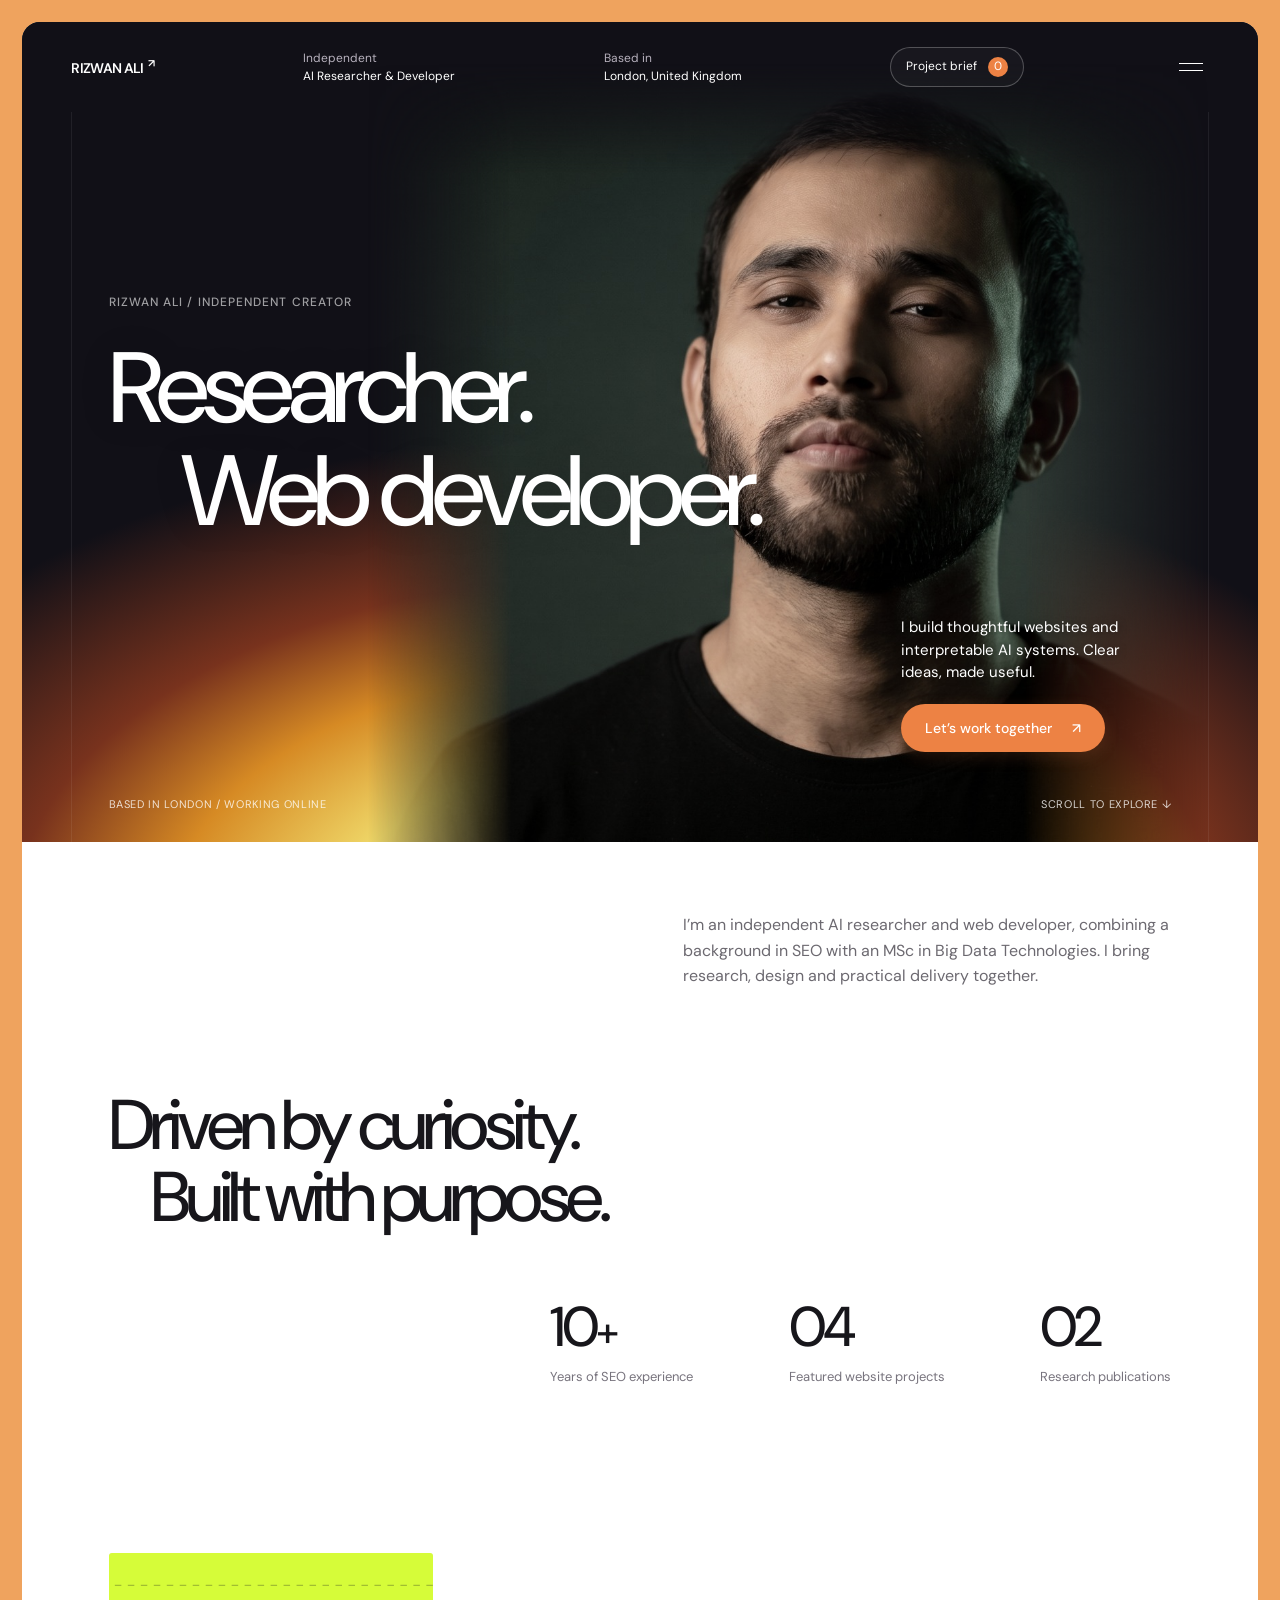
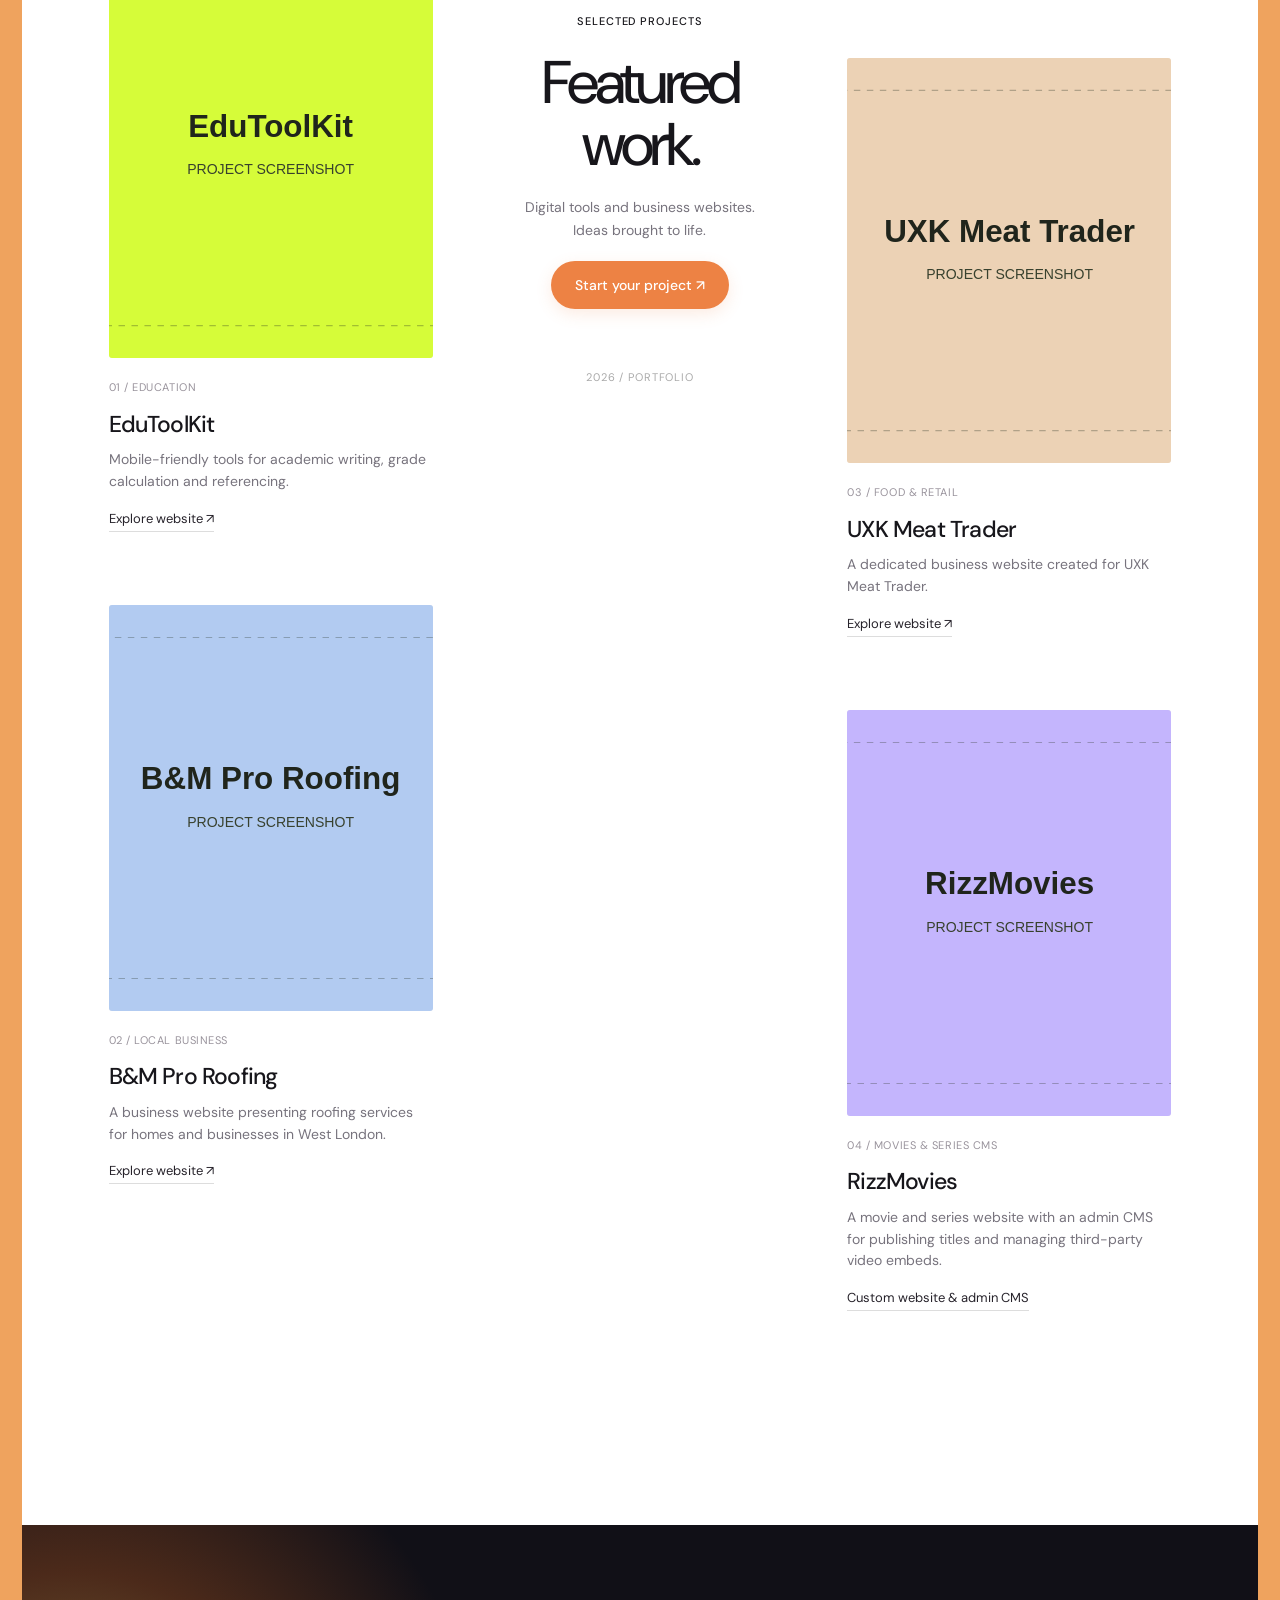
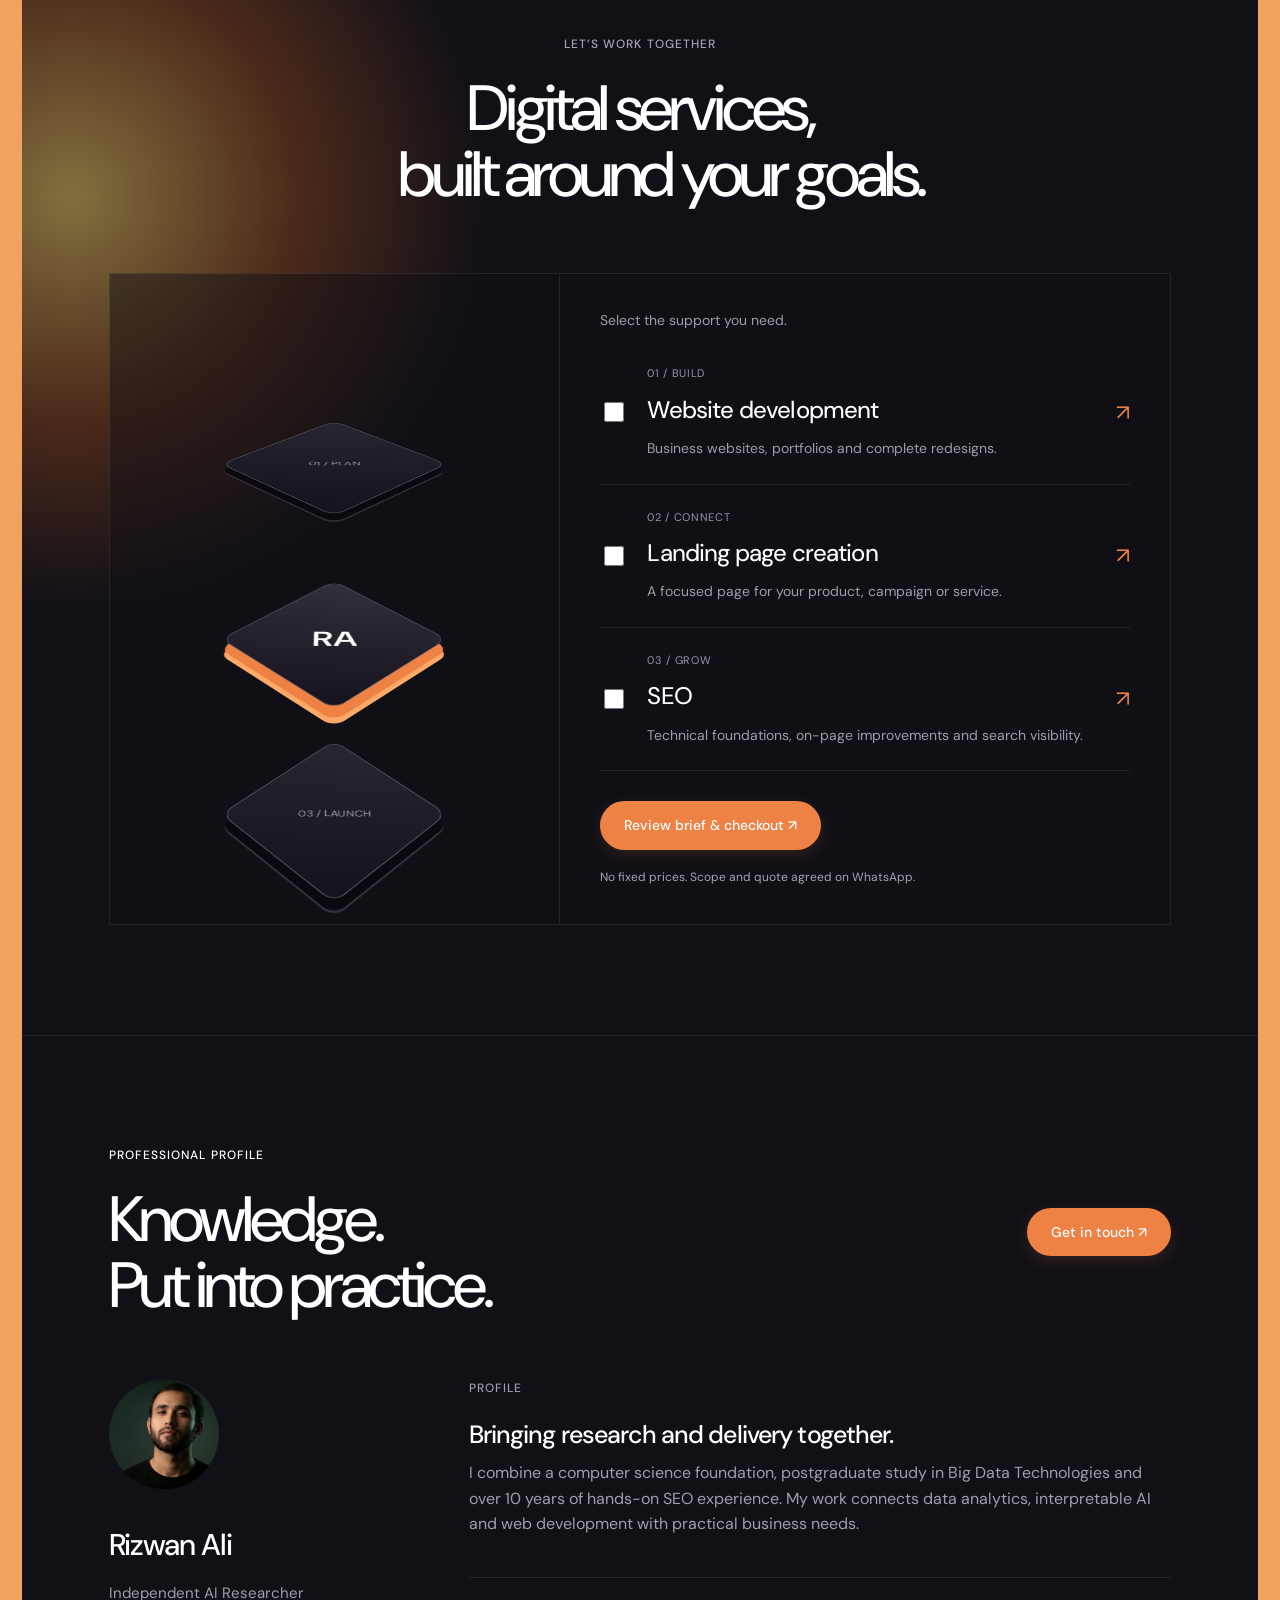
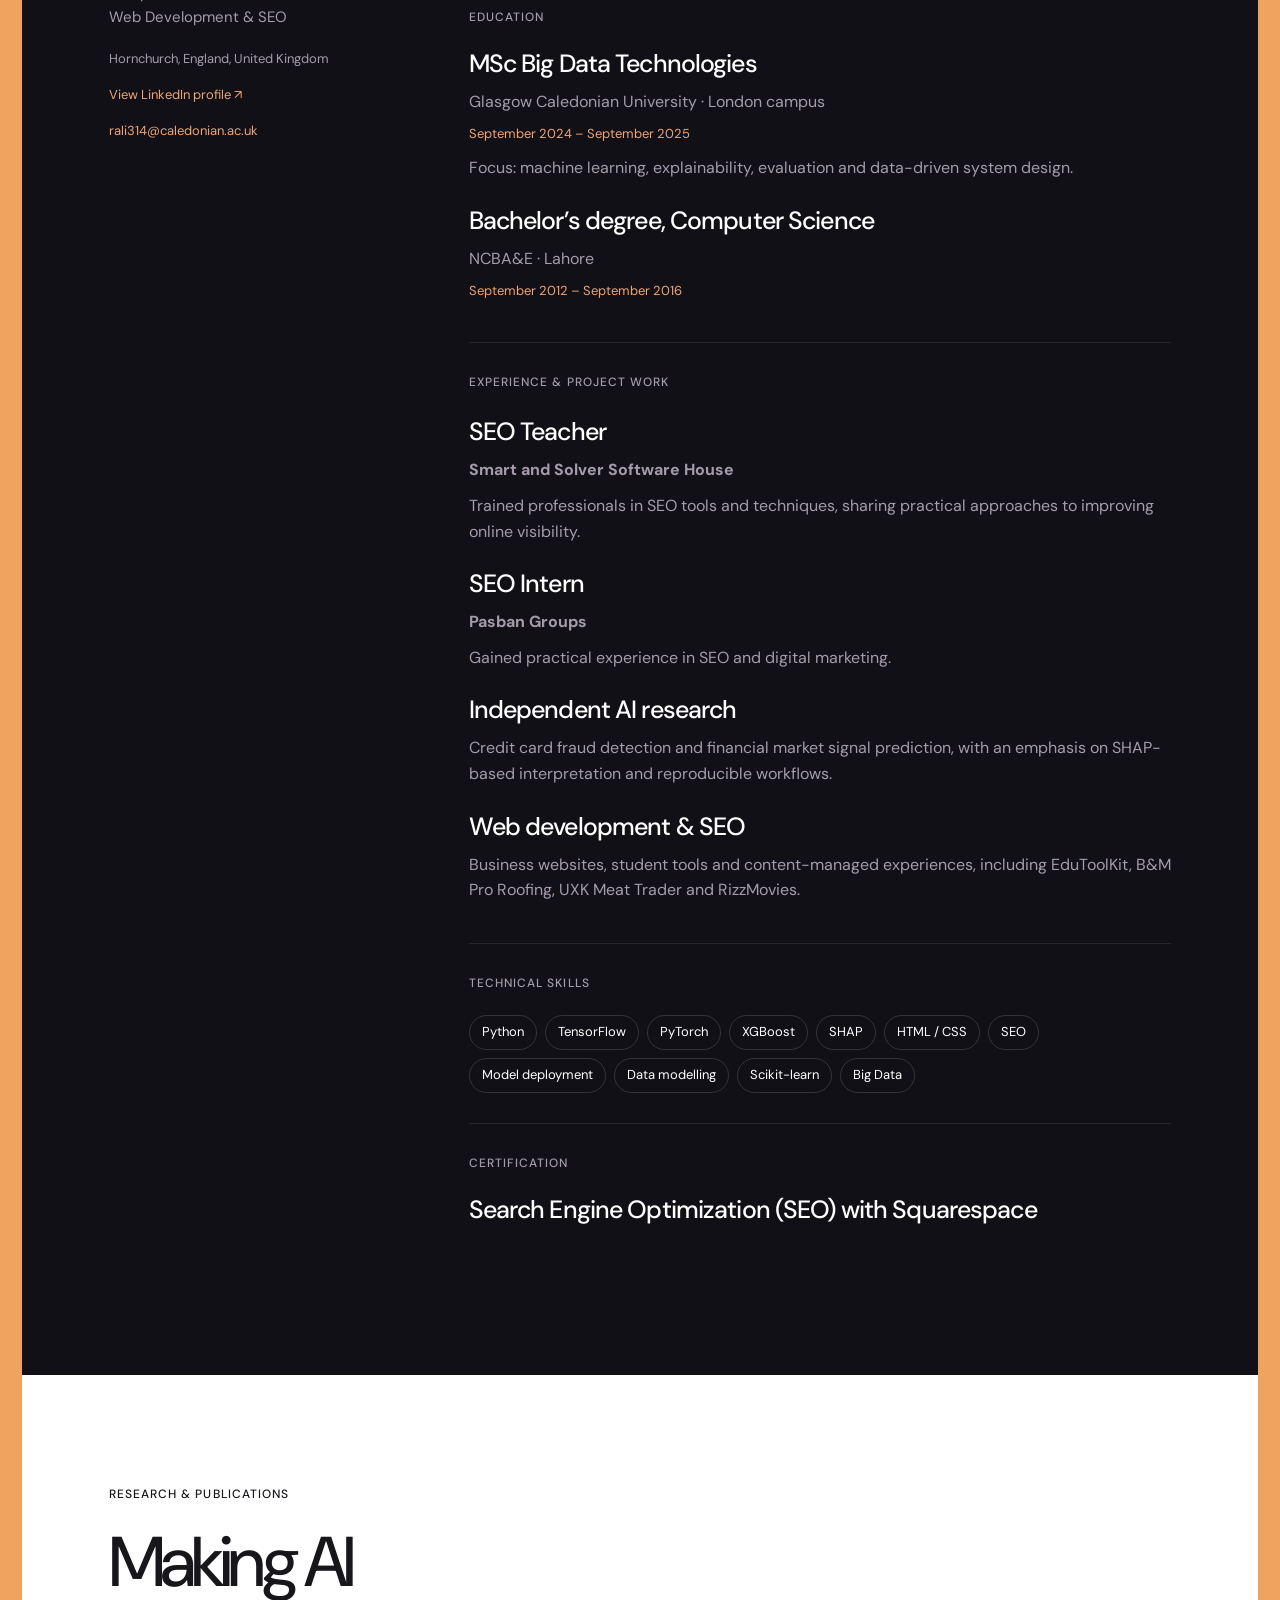
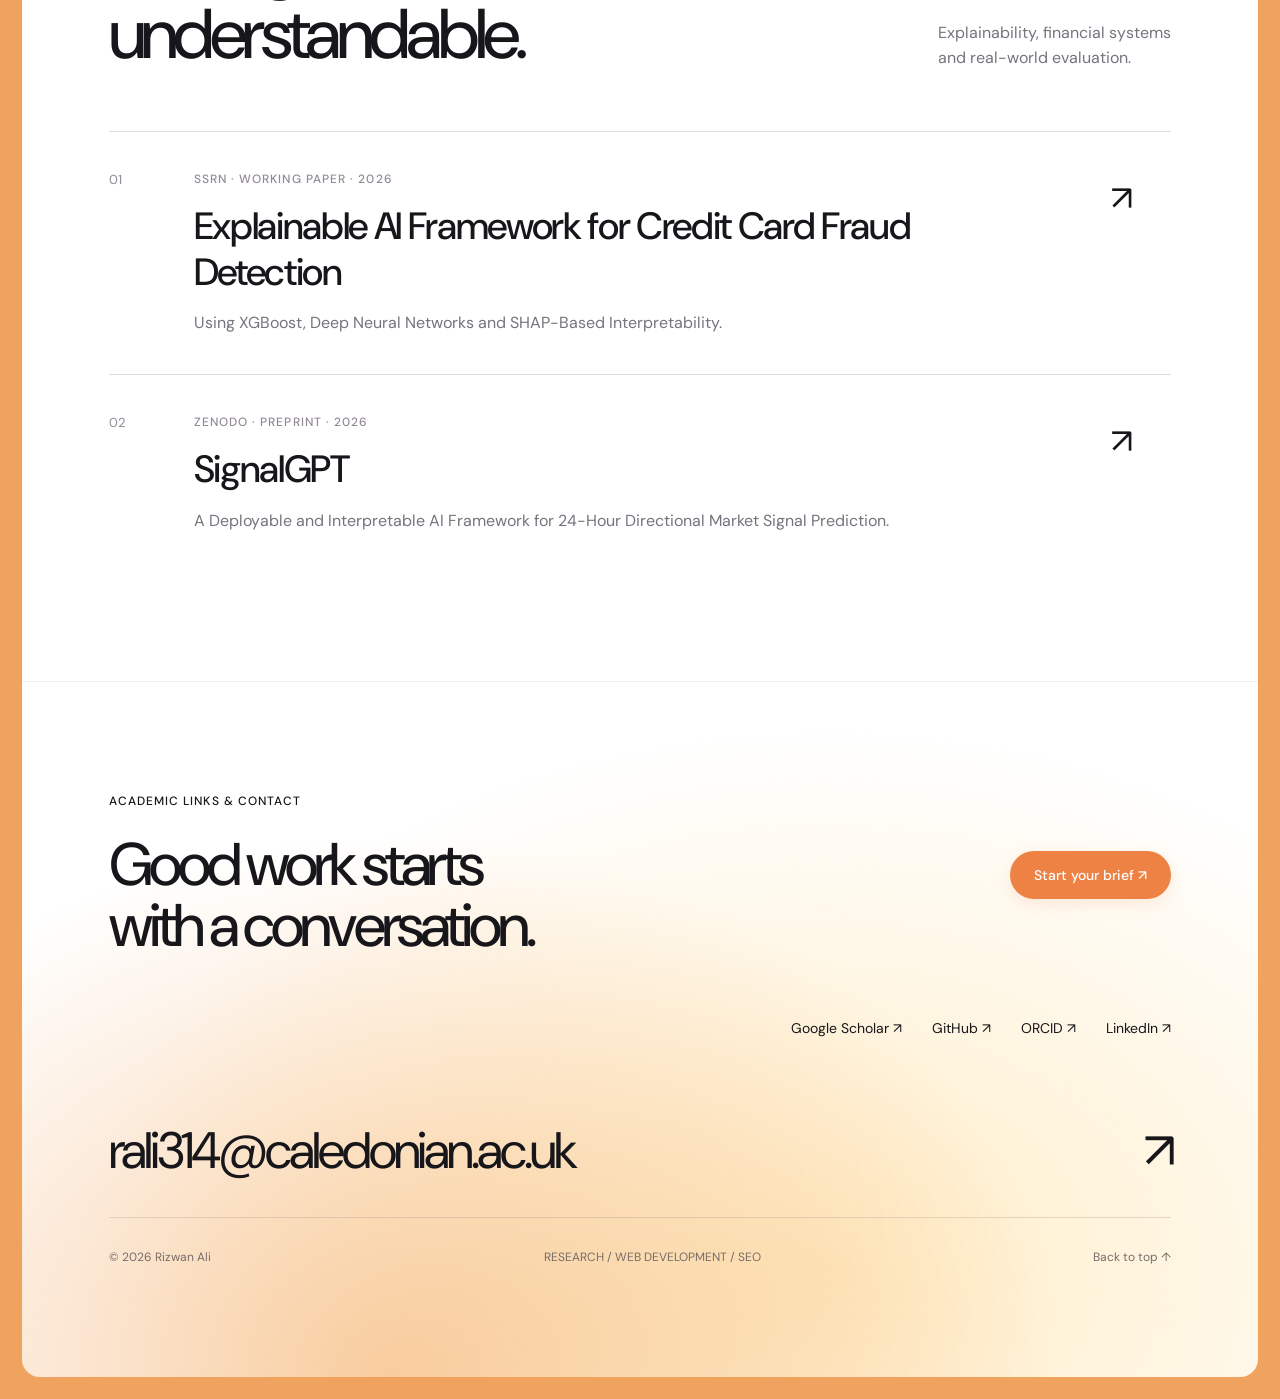
<file: index.html>
<!doctype html><html lang="en-GB"><head><meta charset="utf-8"><meta name="viewport" content="width=device-width, initial-scale=1"><meta name="theme-color" content="#111017"><meta name="description" content="Rizwan Ali — independent AI researcher, web developer and SEO consultant. Explore projects, publications and start your project on WhatsApp."><title>Rizwan Ali — Research & Digital Craft</title><link rel="canonical" href="https://rizwanali.uk/"><link rel="icon" type="image/svg+xml" href="assets/favicon.svg"><link rel="stylesheet" href="ember.5f0bc99869.css"><script src="ember.ec1955c23c.js" defer></script></head><body><a class="skip" href="#main">Skip to content</a><div class="site-shell"><header class="nav"><a class="brand" href="#home">RIZWAN ALI<span>↗</span></a><div class="nav-meta"><span>Independent</span><strong>AI Researcher & Developer</strong></div><div class="nav-meta"><span>Based in</span><strong>London, United Kingdom</strong></div><button class="cart-toggle" data-open-cart>Project brief <span data-count>0</span></button><button class="menu-toggle" aria-controls="main-menu" aria-expanded="false" aria-label="Open navigation"><span></span><span></span></button><nav id="main-menu" aria-label="Main navigation"><a href="#about">About</a><a href="#work">Work</a><a href="#services">Services</a><a href="#resume">Résumé</a><a href="#research">Publications</a><a href="#academic">Academic links</a></nav></header><main id="main"><section class="hero" id="home"><div class="hero-glow" aria-hidden="true"></div><div class="hero-portrait"><img src="assets/portrait.jpeg" alt="Rizwan Ali" width="2048" height="1143" fetchpriority="high"></div><div class="hero-heading"><span class="eyebrow">RIZWAN ALI / INDEPENDENT CREATOR</span><h1><span>Researcher.</span><span>Web developer.</span></h1></div><div class="hero-summary"><p>I build thoughtful websites and interpretable AI systems. Clear ideas, made useful.</p><a class="pill" href="#services">Let’s work together <span>↗</span></a></div><span class="hero-bottom">BASED IN LONDON / WORKING ONLINE</span><a class="scroll" href="#about">SCROLL TO EXPLORE ↓</a></section><section class="intro section" id="about"><p class="intro-summary reveal">I’m an independent AI researcher and web developer, combining a background in SEO with an MSc in Big Data Technologies. I bring research, design and practical delivery together.</p><h2 class="split-heading"><span class="reveal slide-left">Driven by curiosity.</span><span class="reveal slide-right">Built with purpose.</span></h2><div class="stats"><div class="reveal"><strong>10<span>+</span></strong><p>Years of SEO experience</p></div><div class="reveal"><strong>04</strong><p>Featured website projects</p></div><div class="reveal"><strong>02</strong><p>Research publications</p></div></div></section><section class="work section" id="work"><div class="work-grid"><div class="project-column"><article class="project-card reveal" data-rise="0"><div class="project-visual edu"><img src="assets/edutoolkit-placeholder.svg" alt="EduToolKit — screenshot placeholder" width="1200" height="750" loading="lazy"></div><div class="project-copy"><span>01 / EDUCATION</span><h3>EduToolKit</h3><p>Mobile-friendly tools for academic writing, grade calculation and referencing.</p><a href="https://edutoolkit.online" target="_blank" rel="noopener noreferrer">Explore website ↗</a></div></article><article class="project-card reveal" data-rise="1"><div class="project-visual roof"><img src="assets/bm-roofing-placeholder.svg" alt="B&amp;M Pro Roofing — screenshot placeholder" width="1200" height="750" loading="lazy"></div><div class="project-copy"><span>02 / LOCAL BUSINESS</span><h3>B&M Pro Roofing</h3><p>A business website presenting roofing services for homes and businesses in West London.</p><a href="https://bmroofingwestlondon.co.uk" target="_blank" rel="noopener noreferrer">Explore website ↗</a></div></article></div><div class="work-heading"><span class="eyebrow">SELECTED PROJECTS</span><h2>Featured<br>work.</h2><p>Digital tools and business websites.<br>Ideas brought to life.</p><a class="pill" href="#services">Start your project ↗</a><span class="work-count">2026 / PORTFOLIO</span></div><div class="project-column right-column"><article class="project-card reveal" data-rise="0"><div class="project-visual meat"><img src="assets/uxk-meat-trader-placeholder.svg" alt="UXK Meat Trader — screenshot placeholder" width="1200" height="750" loading="lazy"></div><div class="project-copy"><span>03 / FOOD & RETAIL</span><h3>UXK Meat Trader</h3><p>A dedicated business website created for UXK Meat Trader.</p><a href="https://uxkmeattrader.com/" target="_blank" rel="noopener noreferrer">Explore website ↗</a></div></article><article class="project-card reveal" data-rise="1"><div class="project-visual"><img src="assets/rizzmovies-placeholder.svg" alt="RizzMovies — screenshot placeholder" width="1200" height="750" loading="lazy"></div><div class="project-copy"><span>04 / MOVIES & SERIES CMS</span><h3>RizzMovies</h3><p>A movie and series website with an admin CMS for publishing titles and managing third-party video embeds.</p><span class="project-status">Custom website & admin CMS</span></div></article></div></div></section><section class="services section" id="services"><div class="side-glow" aria-hidden="true"></div><span class="eyebrow">LET’S WORK TOGETHER</span><h2 class="split-heading"><span class="reveal slide-left">Digital services,</span><span class="reveal slide-right">built around your goals.</span></h2><article class="service-bundle"><div class="service-stack" aria-hidden="true"><div class="stack-plate plate-top"><span>01 / PLAN</span></div><div class="stack-plate plate-middle"><span>RA</span></div><div class="stack-plate plate-bottom"><span>03 / LAUNCH</span></div></div><div class="bundle-options"><p>Select the support you need.</p><label class="service-option"><input type="checkbox" data-service-choice="Web Development"><span><small>01 / BUILD</small><strong>Website development</strong><em>Business websites, portfolios and complete redesigns.</em></span><span aria-hidden="true">↗</span></label><label class="service-option"><input type="checkbox" data-service-choice="Landing Page"><span><small>02 / CONNECT</small><strong>Landing page creation</strong><em>A focused page for your product, campaign or service.</em></span><span aria-hidden="true">↗</span></label><label class="service-option"><input type="checkbox" data-service-choice="SEO"><span><small>03 / GROW</small><strong>SEO</strong><em>Technical foundations, on-page improvements and search visibility.</em></span><span aria-hidden="true">↗</span></label><div class="bundle-checkout"><button class="pill" data-open-cart>Review brief & checkout ↗</button><p>No fixed prices. Scope and quote agreed on WhatsApp.</p></div></div></article></section><section class="resume section" id="resume"><div class="section-head"><div><span class="eyebrow">PROFESSIONAL PROFILE</span><h2>Knowledge.<br>Put into practice.</h2></div><a class="pill lime" href="mailto:rali314@caledonian.ac.uk">Get in touch ↗</a></div><div class="resume-layout"><aside class="resume-profile"><img src="assets/portrait.jpeg" alt="Rizwan Ali" width="160" height="160" loading="lazy"><h3>Rizwan Ali</h3><p>Independent AI Researcher<br>Web Development & SEO</p><span>Hornchurch, England, United Kingdom</span><a class="linkedin-link" href="https://www.linkedin.com/in/rizwan-ali-556b61345/" target="_blank" rel="noopener noreferrer">View LinkedIn profile ↗</a><a href="mailto:rali314@caledonian.ac.uk">rali314@caledonian.ac.uk</a></aside><div class="resume-details"><article><span class="eyebrow">PROFILE</span><h3>Bringing research and delivery together.</h3><p>I combine a computer science foundation, postgraduate study in Big Data Technologies and over 10 years of hands-on SEO experience. My work connects data analytics, interpretable AI and web development with practical business needs.</p></article><article><span class="eyebrow">EDUCATION</span><h3>MSc Big Data Technologies</h3><p>Glasgow Caledonian University · London campus</p><p class="resume-date">September 2024 – September 2025</p><p>Focus: machine learning, explainability, evaluation and data-driven system design.</p><div class="resume-entry"><h3>Bachelor’s degree, Computer Science</h3><p>NCBA&E · Lahore</p><p class="resume-date">September 2012 – September 2016</p></div></article><article><span class="eyebrow">EXPERIENCE & PROJECT WORK</span><div class="resume-entry"><h3>SEO Teacher</h3><p><strong>Smart and Solver Software House</strong></p><p>Trained professionals in SEO tools and techniques, sharing practical approaches to improving online visibility.</p></div><div class="resume-entry"><h3>SEO Intern</h3><p><strong>Pasban Groups</strong></p><p>Gained practical experience in SEO and digital marketing.</p></div><div class="resume-entry"><h3>Independent AI research</h3><p>Credit card fraud detection and financial market signal prediction, with an emphasis on SHAP-based interpretation and reproducible workflows.</p></div><div class="resume-entry"><h3>Web development & SEO</h3><p>Business websites, student tools and content-managed experiences, including EduToolKit, B&M Pro Roofing, UXK Meat Trader and RizzMovies.</p></div></article><article><span class="eyebrow">TECHNICAL SKILLS</span><div class="skills"><span>Python</span><span>TensorFlow</span><span>PyTorch</span><span>XGBoost</span><span>SHAP</span><span>HTML / CSS</span><span>SEO</span><span>Model deployment</span><span>Data modelling</span><span>Scikit-learn</span><span>Big Data</span></div></article><article><span class="eyebrow">CERTIFICATION</span><h3>Search Engine Optimization (SEO) with Squarespace</h3></article></div></div></section><section class="research section" id="research"><div class="section-head"><div><span class="eyebrow">RESEARCH & PUBLICATIONS</span><h2 class="reveal">Making AI<br>understandable.</h2></div><p>Explainability, financial systems<br>and real-world evaluation.</p></div><a class="paper reveal" href="https://doi.org/10.2139/ssrn.6011735" target="_blank" rel="noopener noreferrer"><span class="paper-number">01</span><div><span class="eyebrow">SSRN · WORKING PAPER · 2026</span><h3>Explainable AI Framework for Credit Card Fraud Detection</h3><p>Using XGBoost, Deep Neural Networks and SHAP-Based Interpretability.</p></div><span class="paper-arrow">↗</span></a><a class="paper reveal" href="https://doi.org/10.5281/zenodo.18226653" target="_blank" rel="noopener noreferrer"><span class="paper-number">02</span><div><span class="eyebrow">ZENODO · PREPRINT · 2026</span><h3>SignalGPT</h3><p>A Deployable and Interpretable AI Framework for 24-Hour Directional Market Signal Prediction.</p></div><span class="paper-arrow">↗</span></a></section><footer class="section" id="academic"><div class="footer-glow" aria-hidden="true"></div><div class="footer-top"><div><span class="eyebrow">ACADEMIC LINKS & CONTACT</span><h2>Good work starts<br>with a conversation.</h2></div><a class="pill" href="#services">Start your brief ↗</a></div><div class="footer-links"><a href="https://scholar.google.com/citations?user=clbesqkAAAAJ" target="_blank" rel="noopener noreferrer">Google Scholar ↗</a><a href="https://github.com/djrizzz88" target="_blank" rel="noopener noreferrer">GitHub ↗</a><a href="https://orcid.org/0009-0007-2602-3349" target="_blank" rel="noopener noreferrer">ORCID ↗</a><a href="https://www.linkedin.com/in/rizwan-ali-556b61345/" target="_blank" rel="noopener noreferrer">LinkedIn ↗</a></div><a class="footer-email" href="mailto:rali314@caledonian.ac.uk">rali314@caledonian.ac.uk <span>↗</span></a><div class="footer-bottom"><span>© <span id="year">2026</span> Rizwan Ali</span><span>RESEARCH / WEB DEVELOPMENT / SEO</span><a href="#home">Back to top ↑</a></div></footer></main></div><dialog id="cart-dialog" aria-labelledby="cart-title"><div class="dialog-head"><span class="eyebrow">LET’S MAKE IT HAPPEN</span><button id="close-cart" aria-label="Close service cart">×</button></div><h2 id="cart-title">Your project brief<span>.</span></h2><div id="cart-items"></div><form id="checkout-form"><label for="client-name">Your name <span>(optional)</span></label><input id="client-name" name="name" maxlength="100" autocomplete="name" placeholder="How should I address you?"><label for="client-website">Website <span>(optional)</span></label><input id="client-website" name="website" maxlength="250" placeholder="Your current website, if you have one"><label for="client-brief">Tell me about your project <span>(optional)</span></label><textarea id="client-brief" name="brief" maxlength="1500" rows="4" placeholder="What would you like to achieve?"></textarea><button class="pill lime" id="checkout" type="submit">Checkout on WhatsApp <span>↗</span></button><p class="checkout-note">Opens WhatsApp with your selected services and brief. Review and send the message to request your order. No payment is taken here.</p></form></dialog><div id="toast" role="status" aria-live="polite"></div></body></html>
</file>
<file: ember.5f0bc99869.css>
@import url('https://fonts.googleapis.com/css2?family=DM+Sans:wght@400;450;500;550;600;700&display=swap');
:root{--ink:#17161b;--paper:#fff;--night:#111017;--orange:#ed8244;--muted:#77737d;--line:#ffffff12}*{box-sizing:border-box}html{scroll-behavior:smooth;scroll-padding-top:100px}body{margin:0;background:#efa35e;color:var(--ink);font:16px/1.6 'DM Sans',Arial,sans-serif;padding:22px}button,input,textarea{font:inherit}button,a,input,textarea{-webkit-tap-highlight-color:transparent}a{color:inherit;text-decoration:none}button{cursor:pointer}h1,h2,h3,p{margin:0}h1,h2{font-weight:450;letter-spacing:-.065em;line-height:1.03}h2{font-size:clamp(42px,5.5vw,80px)}h3{font-weight:500;letter-spacing:-.035em}p{color:var(--muted)}button:focus-visible,a:focus-visible,input:focus-visible,textarea:focus-visible{outline:3px solid #e87837;outline-offset:5px}.site-shell{max-width:1800px;margin:auto;border-radius:18px;overflow:clip;background:#fff;position:relative}.skip{position:fixed;top:-100px;left:30px;z-index:100;background:#fff;padding:12px}.skip:focus{top:30px}.section{padding:110px 7%}.eyebrow{display:block;font-size:12px;font-weight:500;letter-spacing:.09em;text-transform:uppercase;margin-bottom:22px}.pill{display:inline-flex;gap:35px;align-items:center;justify-content:space-between;background:var(--orange);color:white;border:0;border-radius:40px;padding:13px 24px;font-size:14px;font-weight:500;box-shadow:0 5px 16px #ed824428;transition:transform .25s,box-shadow .25s}.pill:hover{transform:translateY(-3px);box-shadow:0 10px 30px #ed82444a}.nav{position:absolute;top:0;left:0;right:0;z-index:15;color:white;display:flex;align-items:center;justify-content:space-between;gap:25px;padding:25px 4%}.brand{font-size:14px;font-weight:600;letter-spacing:-.05em;white-space:nowrap}.brand span{font-size:11px;vertical-align:super;padding-left:5px}.nav-meta{display:grid;font-size:12px;line-height:1.5}.nav-meta span{color:#b7b1bd}.nav-meta strong{font-weight:400}.cart-toggle{border:1px solid #ffffff40;border-radius:30px;background:#ffffff08;padding:9px 15px;color:white;font-size:12px;white-space:nowrap}.cart-toggle [data-count]{background:var(--orange);border-radius:50%;display:inline-grid;place-items:center;width:20px;height:20px;margin-left:8px}.menu-toggle{width:36px;height:36px;display:grid;align-content:center;gap:6px;border:0;background:transparent;padding:6px}.menu-toggle span{height:1px;width:24px;background:white;transition:transform .25s}.menu-toggle[aria-expanded="true"] span:first-child{transform:translateY(3.5px) rotate(45deg)}.menu-toggle[aria-expanded="true"] span:last-child{transform:translateY(-3.5px) rotate(-45deg)}#main-menu{position:absolute;right:4%;top:80px;background:#1a1822;border:1px solid #ffffff20;padding:24px;border-radius:12px;min-width:260px;display:none;box-shadow:0 20px 60px #0005}#main-menu.open{display:grid}#main-menu a{font-size:22px;padding:9px 5px;letter-spacing:-.04em}#main-menu a:hover{color:var(--orange)}.hero{height:820px;min-height:680px;max-height:calc(100svh - 22px);position:relative;background:var(--night);color:white;isolation:isolate;overflow:hidden}.hero:after{content:'';position:absolute;inset:90px 4% 0;border-left:1px solid var(--line);border-right:1px solid var(--line);z-index:-1}.hero-glow{position:absolute;inset:0;z-index:-2;background:radial-gradient(ellipse 75% 65% at 48% 110%,#fff6b6 5%,#efd768 30%,#d68a24 48%,#78321d 65%,#111017 92%);animation:glow-in 1.8s both}.hero-portrait{position:absolute;left:28%;bottom:-1px;width:68%;height:95%;overflow:hidden;mask-image:linear-gradient(to right,transparent,#000 17%,#000 78%,transparent);animation:portrait-in 1.4s cubic-bezier(.22,1,.36,1) both}.hero-portrait img{width:100%;height:100%;object-fit:cover;object-position:66% center;mask-image:linear-gradient(to bottom,transparent 0%,#000 14%,#000 100%);filter:saturate(.65);mix-blend-mode:luminosity}.hero-heading{position:absolute;left:7%;top:33%;z-index:3;width:84%}.hero-heading .eyebrow{font-size:12px;color:#fff9;margin-bottom:25px;animation:headline-in 1.2s both}.hero h1{font-size:clamp(60px,7.8vw,123px);max-width:1100px;text-shadow:0 2px 35px #0002}.hero h1 span{display:block;animation:headline-in 1.3s cubic-bezier(.22,1,.36,1) both}.hero h1 span+span{margin-left:7%;animation-delay:.18s}.hero-summary{position:absolute;bottom:90px;right:7%;width:270px;z-index:4;animation:headline-in 1.4s .3s both}.hero-summary p{font-size:15px;line-height:1.5;color:#fff;max-width:260px;margin-bottom:20px;text-shadow:0 1px 10px #0007}.hero-summary .pill{gap:20px}.hero-bottom,.scroll{position:absolute;bottom:28px;font-size:11px;letter-spacing:.06em;color:#fffc}.hero-bottom{left:7%}.scroll{right:7%}@keyframes portrait-in{from{transform:translateY(130px);opacity:0}to{transform:none;opacity:1}}@keyframes headline-in{from{transform:translateX(-55px);opacity:0}to{transform:none;opacity:1}}@keyframes glow-in{from{opacity:.3}to{opacity:1}}
.intro{padding-top:70px;padding-bottom:100px}.intro-summary{margin-left:54%;max-width:490px;font-size:16px;color:#6c6970;margin-bottom:100px}.split-heading span{display:block}.split-heading span+span{margin-left:4%}.stats{display:flex;justify-content:flex-end;gap:9%;margin-top:65px}.stats strong{font-size:56px;font-weight:450;letter-spacing:-.06em;line-height:1}.stats strong span{font-size:.75em}.stats p{font-size:13px;margin-top:12px}.work{padding-top:35px;padding-bottom:155px}.work-grid{display:grid;grid-template-columns:1fr .95fr 1fr;gap:5%;align-items:start}.project-column{display:flex;flex-direction:column;gap:60px}.right-column{padding-top:180px}.work-heading{position:sticky;top:120px;text-align:center;padding-top:90px}.work-heading h2{font-size:clamp(40px,4.7vw,72px)}.work-heading p{font-size:14px;margin:20px 0;line-height:1.6}.work-heading .eyebrow{font-size:11px}.work-count{display:block;font-size:11px;letter-spacing:.08em;margin-top:60px;color:#aaa}.project-card{min-width:0}.project-visual{aspect-ratio:4/5;background:#f1f0ed;overflow:hidden;border-radius:3px}.project-visual img{height:100%;width:100%;object-fit:cover;transition:transform .8s cubic-bezier(.2,1,.3,1)}.project-card:hover .project-visual img{transform:scale(1.05)}.project-copy{padding:15px 0}.project-copy>span:first-child{font-size:11px;letter-spacing:.05em;color:#99939c}.project-copy h3{font-size:23px;margin:7px 0}.project-copy p{font-size:14px;line-height:1.55;margin-bottom:12px}.project-copy a,.project-status{font-size:13px;color:#27232b;border-bottom:1px solid #ddd;padding-bottom:4px}.services{background:var(--night);color:white;position:relative;overflow:hidden;isolation:isolate}.side-glow{position:absolute;top:-180px;left:-400px;width:900px;height:900px;background:radial-gradient(ellipse,#f2ce6580,#db69224a 35%,transparent 65%);z-index:-1;pointer-events:none}.services>.eyebrow{text-align:center;color:#aaa2b1}.services .split-heading{text-align:center;font-size:clamp(40px,5vw,72px);margin-bottom:65px}.service-bundle{display:grid;grid-template-columns:.85fr 1.15fr;border:1px solid #ffffff16;position:relative;background:#11101777}.service-stack{position:relative;min-height:650px;border-right:1px solid #ffffff16;perspective:1000px;overflow:hidden}.stack-plate{position:absolute;left:calc(50% - 80px);width:160px;height:160px;border:1px solid #5c5660;border-radius:14px;transform:rotateX(58deg) rotateZ(45deg);display:grid;place-items:center;background:linear-gradient(140deg,#282630,#14121b);box-shadow:10px 10px 0 #0a0910,12px 12px 0 #34313c;color:#a39ba8;animation:float-plate 6s ease-in-out infinite;will-change:translate}.stack-plate span{transform:rotate(-45deg);font-size:12px}.plate-top{top:110px}.plate-middle{top:285px;background:linear-gradient(140deg,#33303b,#16131e);box-shadow:12px 12px 0 #ed8244,18px 18px 0 #ffa968;animation-delay:-2s}.plate-middle span{font-size:36px;color:#fff;font-weight:600}.plate-bottom{top:460px;animation-delay:-4s}@keyframes float-plate{0%,100%{translate:0 -9px}50%{translate:0 9px}}.bundle-options{padding:35px 40px}.bundle-options>p{color:#a39ba8;font-size:14px;margin-bottom:10px}.service-option{display:flex;align-items:center;gap:20px;border-bottom:1px solid #ffffff16;padding:24px 0;cursor:pointer}.service-option input{width:20px;height:20px;flex:0 0 auto;accent-color:var(--orange)}.service-option>span:nth-child(2){flex:1}.service-option small{display:block;font-size:11px;letter-spacing:.06em;color:#9d94a6;margin-bottom:8px}.service-option strong{display:block;font-size:24px;font-weight:450;letter-spacing:-.035em}.service-option em{display:block;font-style:normal;font-size:14px;color:#a39ba8;line-height:1.6;margin-top:8px}.service-option>span:last-child{color:var(--orange);font-size:22px}.service-option:has(input:checked){border-bottom-color:var(--orange)}.bundle-checkout{margin-top:30px}.bundle-checkout p{font-size:12px;margin-top:18px;color:#aaa2b1}
.resume{background:#111017;color:white;border-top:1px solid #ffffff16}.section-head{display:flex;justify-content:space-between;align-items:end;gap:35px;margin-bottom:60px}.section-head p{max-width:320px}.resume .section-head{align-items:center}.resume .section-head h2{font-size:clamp(40px,5vw,65px)}.resume-layout{display:grid;grid-template-columns:290px 1fr;gap:70px}.resume-profile{position:sticky;top:100px;align-self:start}.resume-profile img{width:110px;height:110px;object-fit:cover;object-position:66%;border-radius:50%;margin-bottom:25px}.resume-profile h3{font-size:30px}.resume-profile p{font-size:15px;color:#a49caa;margin:12px 0 20px}.resume-profile>span{font-size:13px;color:#a49caa;display:block}.resume-profile>a{display:block;font-size:13px;overflow-wrap:anywhere;margin-top:15px;color:#eea573}.resume-details>article{border-top:1px solid #ffffff16;padding:30px 0}.resume-details>article:first-child{padding-top:0;border:0}.resume-details .eyebrow{color:#a49caa}.resume-details h3{font-size:25px;margin-bottom:10px;line-height:1.2}.resume-details p{color:#a49caa;margin:10px 0}.resume-entry+.resume-entry,.resume-entry{margin-top:25px}.resume-details .resume-date{font-size:13px;color:#eea573}.skills{display:flex;flex-wrap:wrap;gap:8px}.skills span{border:1px solid #ffffff25;font-size:13px;border-radius:20px;padding:6px 12px}.research{background:#fff}.paper{display:grid;grid-template-columns:60px 1fr 60px;gap:25px;border-top:1px solid #dedce0;padding:38px 0;align-items:start}.paper .eyebrow{color:#918997;margin-bottom:15px}.paper h3{font-size:clamp(24px,3vw,38px);line-height:1.2;max-width:850px;margin-bottom:15px}.paper-number{font-size:13px;color:#918997}.paper-arrow{font-size:35px;transition:transform .3s}.paper:hover .paper-arrow{transform:translate(4px,-4px)}footer{position:relative;overflow:hidden;isolation:isolate;border-top:1px solid #f1ece7}.footer-glow{position:absolute;inset:0;z-index:-1;background:radial-gradient(ellipse at 30% 100%,#f2a65c88,transparent 55%),radial-gradient(ellipse at 65% 85%,#ffe6b1bb,transparent 65%);animation:footer-glow 14s ease-in-out infinite alternate}@keyframes footer-glow{to{transform:scale(1.3) translateX(5%)}}.footer-top{display:flex;justify-content:space-between;gap:30px;align-items:center}.footer-top h2{font-size:clamp(38px,4.7vw,70px)}.footer-links{display:flex;gap:30px;justify-content:flex-end;flex-wrap:wrap;margin:60px 0 70px;font-size:14px}.footer-links a:hover{text-decoration:underline;text-underline-offset:5px}.footer-email{display:flex;justify-content:space-between;gap:20px;font-size:clamp(22px,4vw,63px);letter-spacing:-.06em;border-bottom:1px solid #b8a89866;padding-bottom:25px;overflow-wrap:anywhere}.footer-bottom{display:flex;justify-content:space-between;gap:20px;font-size:12px;margin-top:30px;color:#776d69}
/* All content is visible without JavaScript. Animations only run as a section enters. */
.reveal{opacity:1}.reveal.entering{animation:rise-in .85s cubic-bezier(.22,1,.36,1) both}.slide-left.entering{animation:from-left .9s cubic-bezier(.22,1,.36,1) both}.slide-right.entering{animation:from-right .9s cubic-bezier(.22,1,.36,1) both}@keyframes rise-in{from{opacity:.15;transform:translateY(45px)}to{opacity:1;transform:none}}@keyframes from-left{from{opacity:.1;transform:translateX(-70px)}to{opacity:1;transform:none}}@keyframes from-right{from{opacity:.1;transform:translateX(70px)}to{opacity:1;transform:none}}
dialog{position:fixed;inset:0 0 0 auto;margin:0;width:520px;max-width:100%;height:100%;max-height:100%;padding:30px;border:0;background:#fbf9f5;color:var(--ink);overflow:auto}dialog::backdrop{background:#08060ca8;backdrop-filter:blur(6px)}.dialog-head{display:flex;align-items:center;justify-content:space-between}.dialog-head .eyebrow{margin:0}.dialog-head button{border:0;background:none;font-size:32px}dialog h2{font-size:58px;margin:30px 0}dialog h2 span{color:var(--orange)}.cart-item{display:flex;align-items:center;justify-content:space-between;gap:20px;border-bottom:1px solid #dcd6cf;padding:15px 0}.cart-item button{font-size:13px;border:0;background:none;text-decoration:underline}.empty-cart{padding:20px 0}form{margin-top:28px}form label{display:block;font-size:14px;margin:20px 0 7px}form label span{color:#8a818e}form input,textarea{width:100%;padding:12px;border:1px solid #ddd4cb;border-radius:7px;background:#fff;font-size:16px;color:var(--ink)}textarea{resize:vertical}form .pill{width:100%;margin-top:25px}.checkout-note{font-size:12px;margin:15px 0}.pill:disabled{opacity:.4;cursor:not-allowed;transform:none}.dark{background:#211c24;color:white}#toast{position:fixed;left:50%;bottom:25px;transform:translate(-50%,20px);opacity:0;background:var(--orange);color:white;padding:14px 24px;border-radius:30px;font-size:14px;pointer-events:none;z-index:30;transition:.3s}#toast.visible{opacity:1;transform:translate(-50%,0)}
@media(min-width:1600px){.hero{height:1000px;max-height:none}.hero-heading{top:36%}}@media(max-width:1050px){.nav-meta:last-of-type{display:none}.hero-heading{top:35%}.hero h1{font-size:8vw}.hero-summary{bottom:90px;right:5%;width:235px}.hero-portrait{left:24%;width:83%}.section{padding:85px 6%}.work-grid{gap:4%;grid-template-columns:1fr .85fr 1fr}.work-heading h2{font-size:44px}.work-heading .pill{padding:12px 15px;gap:12px}.project-copy h3{font-size:20px}.resume-layout{grid-template-columns:230px 1fr;gap:45px}.bundle-options{padding:28px}.service-stack{min-height:690px}.service-option strong{font-size:21px}.stack-plate{width:130px;height:130px;left:calc(50% - 65px)}}
@media(max-width:700px){body{padding:10px}.site-shell{border-radius:12px}.nav{padding:22px 5%;gap:14px}.nav-meta{display:none}.brand{margin-right:auto}.cart-toggle{font-size:11px;padding:8px 10px}.hero{height:780px;min-height:700px;max-height:none}.hero-portrait{width:140%;left:-7%;height:82%;mask-image:linear-gradient(to right,transparent,#000 12%,#000 82%,transparent)}.hero-portrait img{object-position:65% center}.hero-heading{left:7%;top:20%;width:88%}.hero-heading .eyebrow{font-size:10px}.hero h1{font-size:12.2vw;letter-spacing:-.065em}.hero h1 span+span{margin-left:0}.hero-summary{left:7%;right:auto;bottom:82px;width:80%;max-width:300px}.hero-summary p{font-size:15px;text-shadow:0 1px 15px #000}.hero-bottom{font-size:9px;bottom:27px}.scroll{font-size:9px;bottom:48px;left:7%;right:auto}.section{padding:65px 7%}.intro-summary{margin-left:0;margin-bottom:65px;font-size:16px}.intro h2{font-size:39px}.split-heading span+span{margin-left:0}.stats{justify-content:space-between;gap:15px;margin-top:45px}.stats strong{font-size:40px}.stats p{font-size:11px;max-width:95px}.work-grid{display:flex;flex-direction:column;gap:35px}.work-heading{position:static;order:-1;text-align:left;padding:0;width:100%}.work-heading h2 br{display:none}.work-heading h2{font-size:48px}.work-count{margin-top:25px}.work-heading p{max-width:260px}.project-column{width:100%;gap:35px}.right-column{padding:0}.project-visual{aspect-ratio:4/3}.project-copy h3{font-size:25px}.project-copy p{font-size:15px}.services .split-heading{font-size:39px;margin-bottom:45px;text-align:left}.services>.eyebrow{text-align:left}.service-bundle{grid-template-columns:1fr}.service-stack{height:280px;min-height:0;border-right:0;border-bottom:1px solid #ffffff16}.stack-plate{width:100px;height:100px;left:calc(50% - 50px)}.plate-top{top:10px}.plate-middle{top:85px}.plate-bottom{top:160px}.stack-plate span{font-size:9px}.plate-middle span{font-size:25px}.bundle-options{padding:25px 20px}.service-option{gap:12px}.service-option strong{font-size:20px}.service-option em{font-size:13px}.bundle-checkout .pill{width:100%;font-size:12px;gap:10px}.section-head{align-items:flex-start;flex-direction:column;margin-bottom:40px}.resume .section-head{align-items:flex-start}.resume-layout{grid-template-columns:1fr;gap:40px}.resume-profile{position:static;border-bottom:1px solid #ffffff16;padding-bottom:30px}.resume .section-head h2{font-size:43px}.resume-details h3{font-size:23px}.resume-details p{font-size:15px}.paper{grid-template-columns:22px 1fr 22px;gap:12px;padding:30px 0}.paper-arrow{font-size:25px}.paper h3{font-size:23px}.paper p{font-size:14px}.paper .eyebrow{font-size:10px}.footer-top{align-items:flex-start;flex-direction:column}.footer-top h2{font-size:39px}.footer-links{justify-content:flex-start;gap:18px 25px;margin:40px 0}.footer-email{font-size:23px;letter-spacing:-.035em}.footer-bottom{font-size:11px;flex-wrap:wrap}.footer-bottom>span:nth-child(2){display:none}dialog{padding:24px}dialog h2{font-size:48px}}
@media(prefers-reduced-motion:reduce){html{scroll-behavior:auto}*,*:before,*:after{animation:none!important;transition:none!important}.hero-portrait,.hero-heading,.project-column,.stack-plate{translate:none!important;transform:none}.stack-plate{transform:rotateX(58deg) rotateZ(45deg)!important}}
</file>
